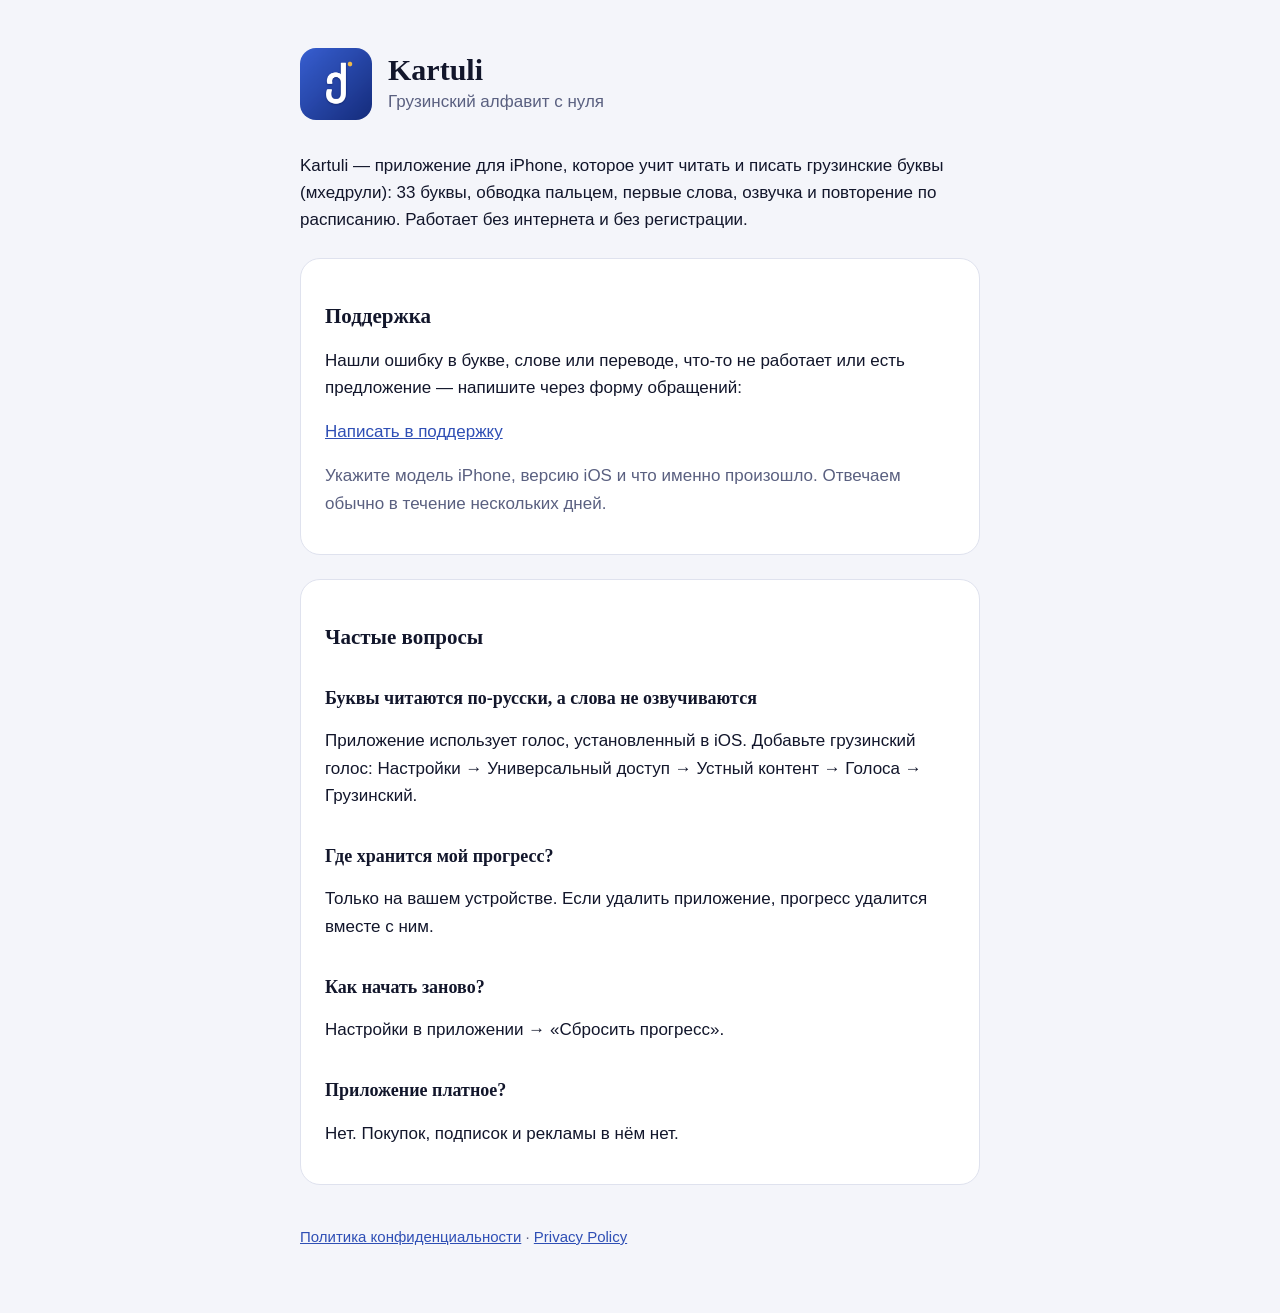
<file: index.html>
<!doctype html>
<html lang="ru">
<head>
<meta charset="utf-8">
<meta name="viewport" content="width=device-width,initial-scale=1">
<title>Kartuli — поддержка</title>
<meta name="description" content="Kartuli — тренажёр грузинского алфавита для iPhone. Поддержка и ответы на частые вопросы.">
<link rel="icon" href="icon.png">
<link rel="stylesheet" href="style.css">
</head>
<body>
<main>
<header>
<img src="icon.png" alt="Иконка Kartuli">
<div><h1>Kartuli</h1><div class="soft">Грузинский алфавит с нуля</div></div>
</header>

<p>Kartuli — приложение для iPhone, которое учит читать и писать грузинские буквы (мхедрули): 33 буквы, обводка пальцем, первые слова, озвучка и повторение по расписанию. Работает без интернета и без регистрации.</p>

<section>
<h2>Поддержка</h2>
<p>Нашли ошибку в букве, слове или переводе, что-то не работает или есть предложение — напишите через форму обращений:</p>
<p><a href="https://github.com/Zhukov531/kartuli-site/issues/new">Написать в поддержку</a></p>
<p class="soft">Укажите модель iPhone, версию iOS и что именно произошло. Отвечаем обычно в течение нескольких дней.</p>
</section>

<section>
<h2>Частые вопросы</h2>
<h2 style="font-size:18px">Буквы читаются по-русски, а слова не озвучиваются</h2>
<p>Приложение использует голос, установленный в iOS. Добавьте грузинский голос: Настройки → Универсальный доступ → Устный контент → Голоса → Грузинский. </p>
<h2 style="font-size:18px">Где хранится мой прогресс?</h2>
<p>Только на вашем устройстве. Если удалить приложение, прогресс удалится вместе с ним.</p>
<h2 style="font-size:18px">Как начать заново?</h2>
<p>Настройки в приложении → «Сбросить прогресс».</p>
<h2 style="font-size:18px">Приложение платное?</h2>
<p>Нет. Покупок, подписок и рекламы в нём нет.</p>
</section>

<footer><a href="privacy.html">Политика конфиденциальности</a> · <a href="privacy.html#en">Privacy Policy</a></footer>
</main>
</body>
</html>
</file>
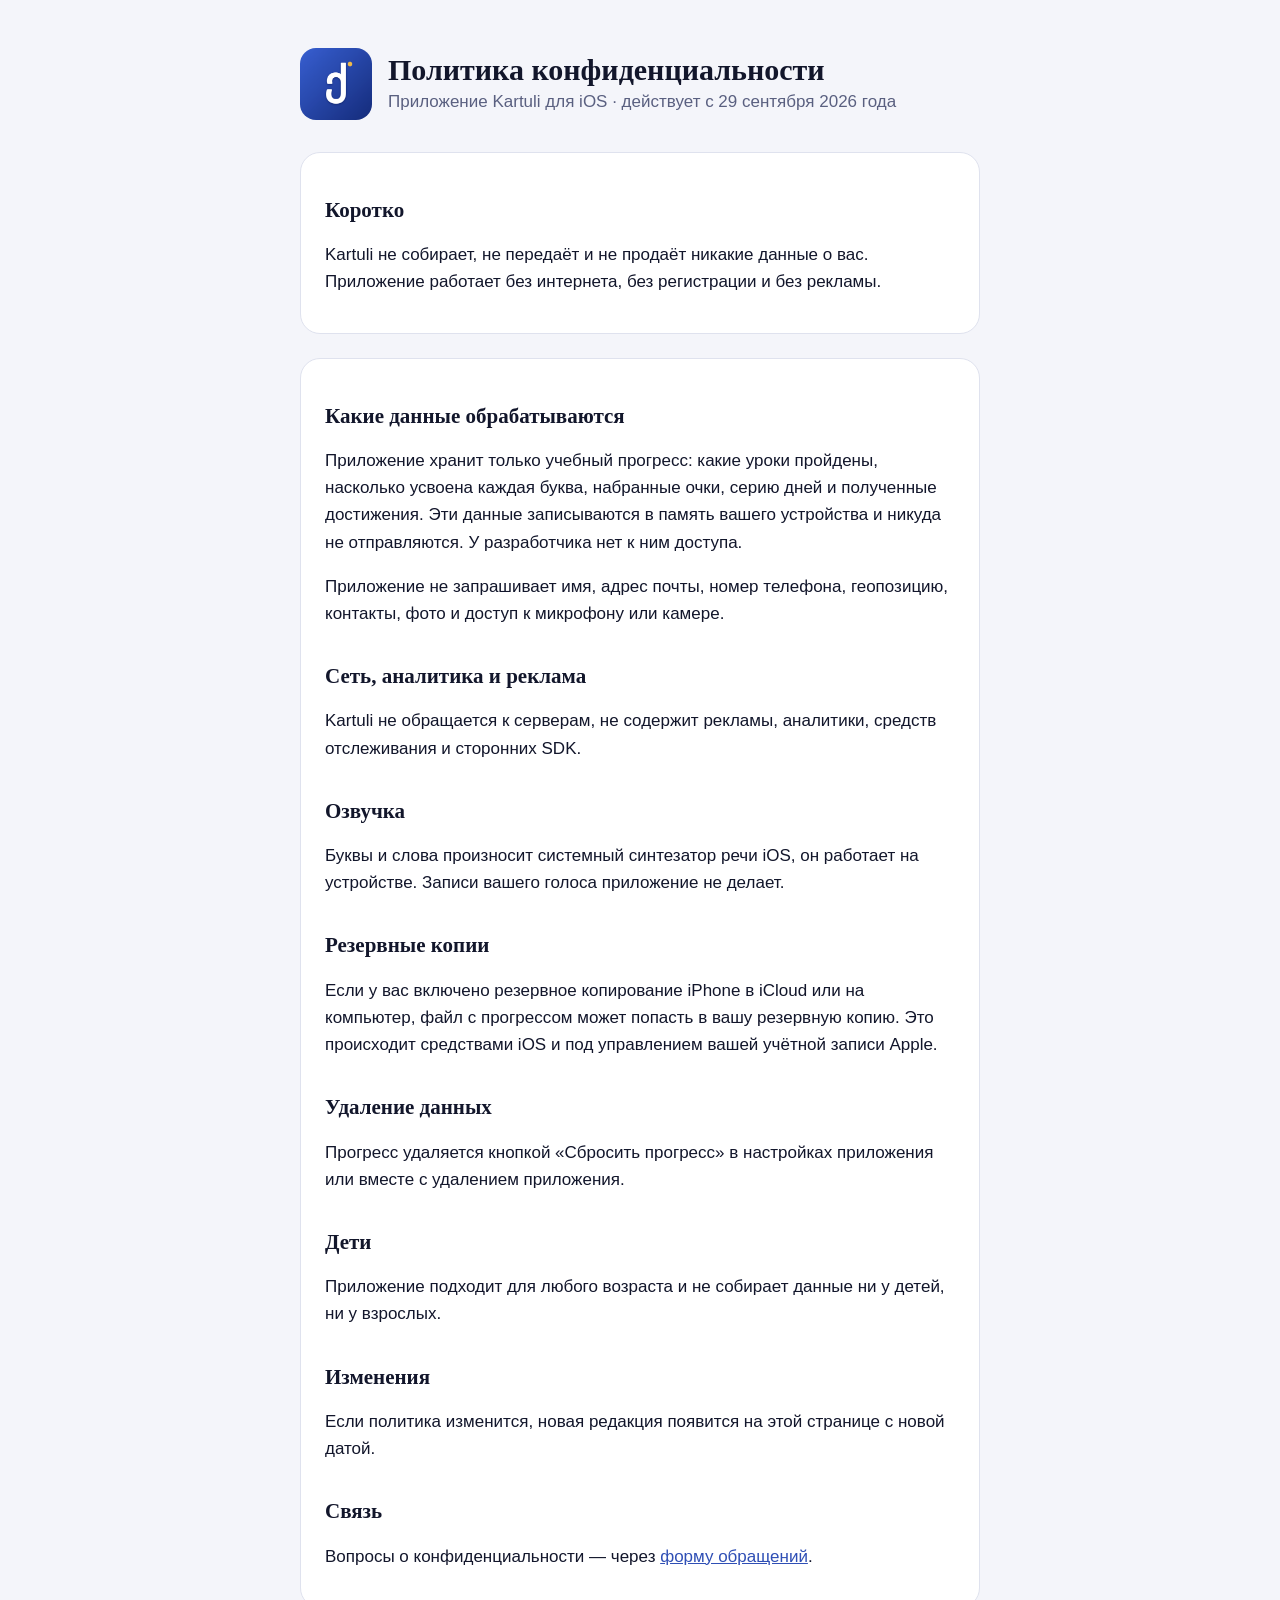
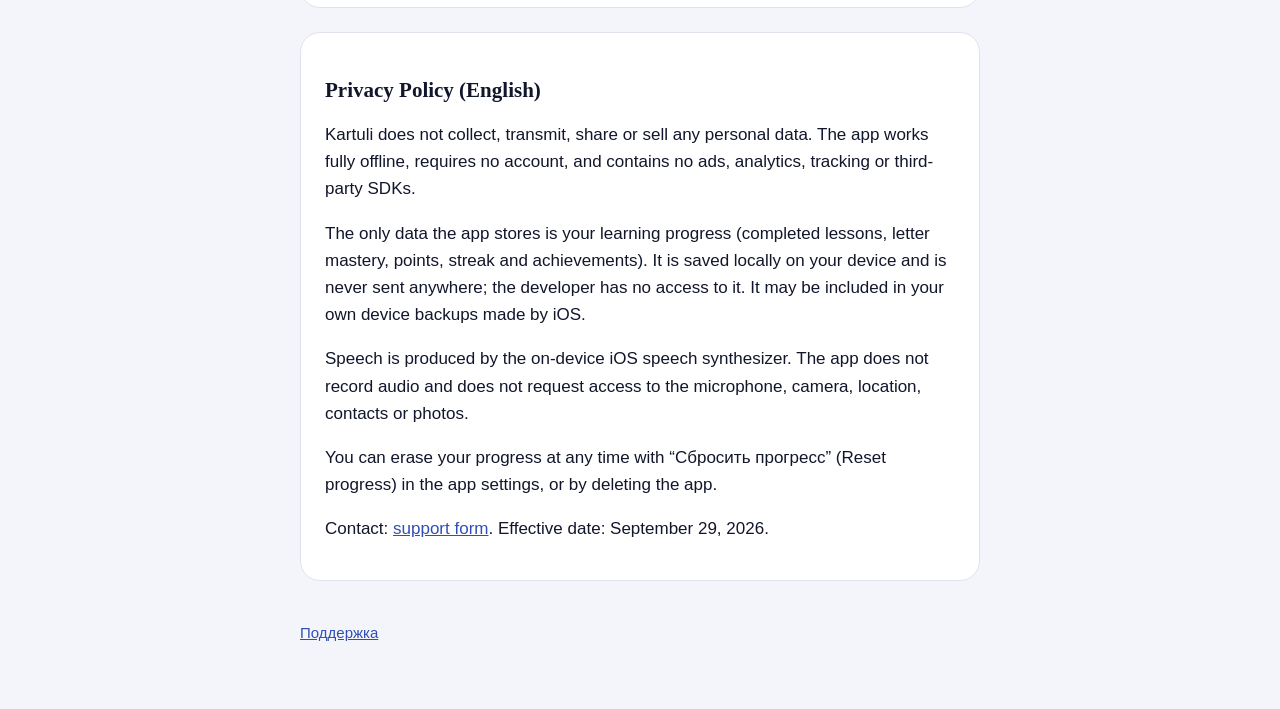
<file: privacy.html>
<!doctype html>
<html lang="ru">
<head>
<meta charset="utf-8">
<meta name="viewport" content="width=device-width,initial-scale=1">
<title>Kartuli — политика конфиденциальности</title>
<link rel="icon" href="icon.png">
<link rel="stylesheet" href="style.css">
</head>
<body>
<main>
<header>
<img src="icon.png" alt="Иконка Kartuli">
<div><h1>Политика конфиденциальности</h1><div class="soft">Приложение Kartuli для iOS · действует с 29 сентября 2026 года</div></div>
</header>

<section>
<h2>Коротко</h2>
<p>Kartuli не собирает, не передаёт и не продаёт никакие данные о вас. Приложение работает без интернета, без регистрации и без рекламы.</p>
</section>

<section>
<h2>Какие данные обрабатываются</h2>
<p>Приложение хранит только учебный прогресс: какие уроки пройдены, насколько усвоена каждая буква, набранные очки, серию дней и полученные достижения. Эти данные записываются в память вашего устройства и никуда не отправляются. У разработчика нет к ним доступа.</p>
<p>Приложение не запрашивает имя, адрес почты, номер телефона, геопозицию, контакты, фото и доступ к микрофону или камере.</p>

<h2>Сеть, аналитика и реклама</h2>
<p>Kartuli не обращается к серверам, не содержит рекламы, аналитики, средств отслеживания и сторонних SDK.</p>

<h2>Озвучка</h2>
<p>Буквы и слова произносит системный синтезатор речи iOS, он работает на устройстве. Записи вашего голоса приложение не делает.</p>

<h2>Резервные копии</h2>
<p>Если у вас включено резервное копирование iPhone в iCloud или на компьютер, файл с прогрессом может попасть в вашу резервную копию. Это происходит средствами iOS и под управлением вашей учётной записи Apple.</p>

<h2>Удаление данных</h2>
<p>Прогресс удаляется кнопкой «Сбросить прогресс» в настройках приложения или вместе с удалением приложения.</p>

<h2>Дети</h2>
<p>Приложение подходит для любого возраста и не собирает данные ни у детей, ни у взрослых.</p>

<h2>Изменения</h2>
<p>Если политика изменится, новая редакция появится на этой странице с новой датой.</p>

<h2>Связь</h2>
<p>Вопросы о конфиденциальности — через <a href="https://github.com/Zhukov531/kartuli-site/issues/new">форму обращений</a>.</p>
</section>

<section id="en" lang="en">
<h2>Privacy Policy (English)</h2>
<p>Kartuli does not collect, transmit, share or sell any personal data. The app works fully offline, requires no account, and contains no ads, analytics, tracking or third-party SDKs.</p>
<p>The only data the app stores is your learning progress (completed lessons, letter mastery, points, streak and achievements). It is saved locally on your device and is never sent anywhere; the developer has no access to it. It may be included in your own device backups made by iOS.</p>
<p>Speech is produced by the on-device iOS speech synthesizer. The app does not record audio and does not request access to the microphone, camera, location, contacts or photos.</p>
<p>You can erase your progress at any time with “Сбросить прогресс” (Reset progress) in the app settings, or by deleting the app.</p>
<p>Contact: <a href="https://github.com/Zhukov531/kartuli-site/issues/new">support form</a>. Effective date: September 29, 2026.</p>
</section>

<footer><a href="index.html">Поддержка</a></footer>
</main>
</body>
</html>
</file>
<file: style.css>
:root{--bg:#F4F5FA;--surface:#FFFFFF;--ink:#12162B;--soft:#5A6080;--accent:#2F4FB5;--line:#DFE2EE}
@media (prefers-color-scheme:dark){:root{--bg:#0E1020;--surface:#181B30;--ink:#ECEEF8;--soft:#9AA1C0;--accent:#8AA2F2;--line:#2A2F4A}}
*{box-sizing:border-box}
body{margin:0;background:var(--bg);color:var(--ink);font:17px/1.6 -apple-system,BlinkMacSystemFont,"Segoe UI",Roboto,sans-serif}
main{max-width:720px;margin:0 auto;padding:48px 20px 64px}
header{display:flex;align-items:center;gap:16px;margin-bottom:32px}
header img{width:72px;height:72px;border-radius:16px}
h1{font:600 30px/1.2 Georgia,"Times New Roman",serif;margin:0}
h2{font:600 21px/1.3 Georgia,"Times New Roman",serif;margin:36px 0 8px}
p,li{color:var(--ink)}
.soft{color:var(--soft)}
a{color:var(--accent)}
section{background:var(--surface);border:1px solid var(--line);border-radius:20px;padding:8px 24px 20px;margin-top:24px}
footer{margin-top:40px;color:var(--soft);font-size:15px}
</file>
